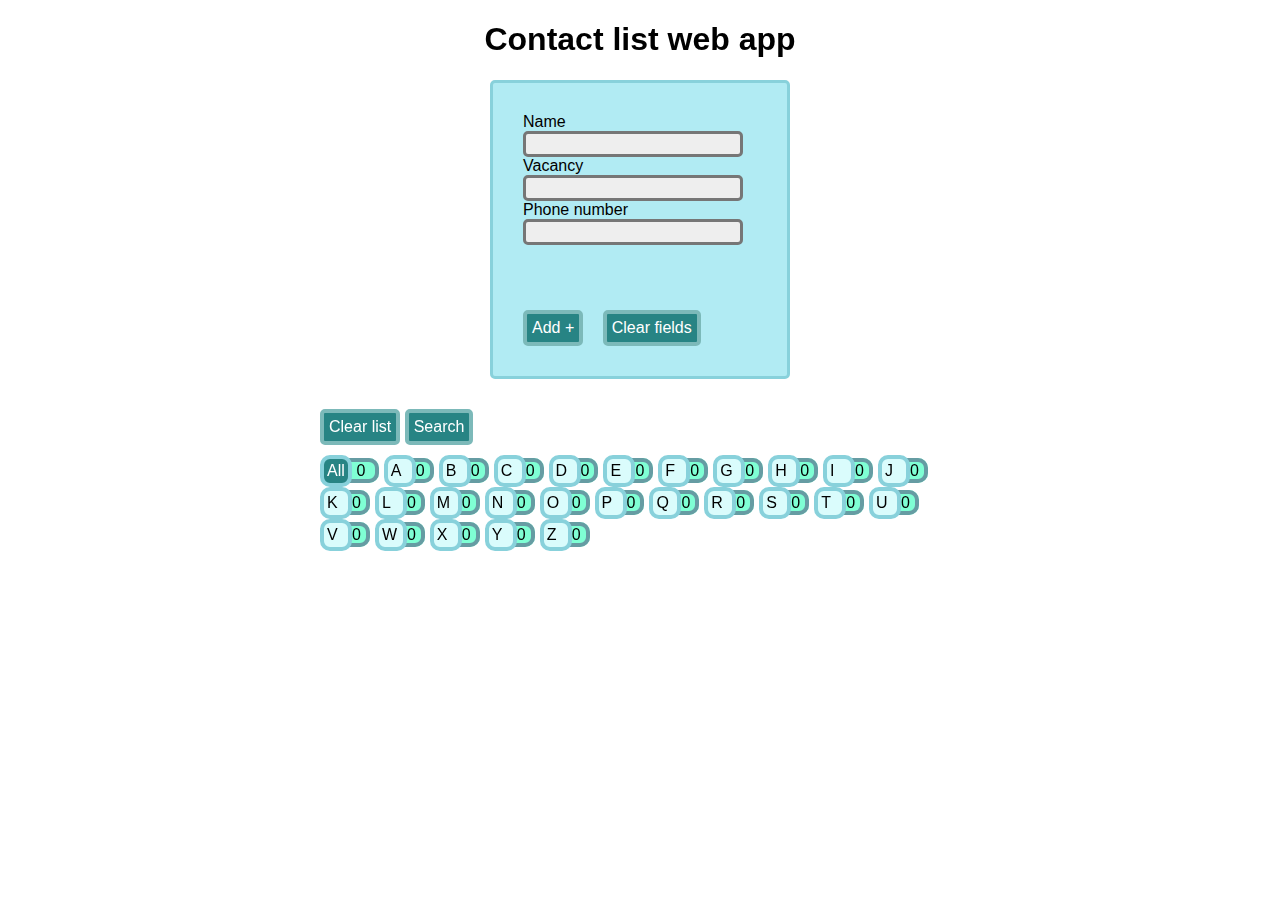
<file: contact_list/index.html>
<!DOCTYPE html>
<html lang="en">
<head>
    <meta charset="UTF-8">
    <meta name="viewport" content="width=device-width, initial-scale=1.0">
    <link rel="stylesheet" href="styles/styles.css">
    <link rel="stylesheet" href="https://use.fontawesome.com/releases/v5.0.13/css/all.css">
    <script src="main.js" defer></script>
    <title>Document</title>
</head>
<body>
    <header>
        <h1 class="title">
            Contact list web app
        </h1>
        <div class="adding-wrapper">
            <label for="name" class="adding-wrapper__label label">Name</label>
            <input name="name" type="text" class="adding-wrapper__input input-text" id="name-input">
            <label for="vacancy" class="adding-wrapper__label label">Vacancy</label>
            <input name="vacancy" type="text" class="adding-wrapper__input input-text" id="vacancy-input">
            <label for="phone_number" class="adding-wrapper__label label">Phone number</label>
            <input name="phone_number" type="text" class="adding-wrapper__input input-text" id="phone-input">
            <p class="adding-wrapper__error-msg error-msg">Error</p>
            <button class="adding-wrapper__add-btn interface-btn">Add +</button>
            <button class="adding-wrapper__clear-fields-btn interface-btn">Clear fields</button>
        </div>
    </header>
    <main class="contacts-display">
        <button class="contacts-display__clear-list-btn interface-btn">Clear list</button>
        <button class="contacts-display__search-btn interface-btn">Search</button>
        <div class="contacts-display__letters-list letters-list">
            <label class="letters-list__letters-list-item">
                <input type="radio" name="letters" value="All" checked>
                <span value="All"></span>
            </label>
        </div>
        <div class="contacts-display__contacts-list contacts-list">
        </div>

        <div class="main__edit-popup edit-popup">
            <div class="edit-popup--active__inner inner">
                <h2 class="inner__title">Edit</h2>
                <label for="name" class="inner__label label">Name</label>
                <input name="name" type="text" class="inner__input input-text" id="edit-name-input">
                <label for="vacancy" class="inner__label label">Vacancy</label>
                <input name="vacancy" type="text" class="inner__input input-text" id="edit-vacancy-input">
                <label for="phone_number" class="inner__label label">Phone number</label>
                <input name="phone_number" type="text" class="inner__input input-text" id="edit-phone-input">
                <p class="inner__error-msg error-msg">Error</p>
                <button class="inner__close-btn interface-btn">X</button>
                <button class="inner__edit-btn interface-btn">edit</button>
            </div>
        </div>
    </main>
</body>
</html>
</file>
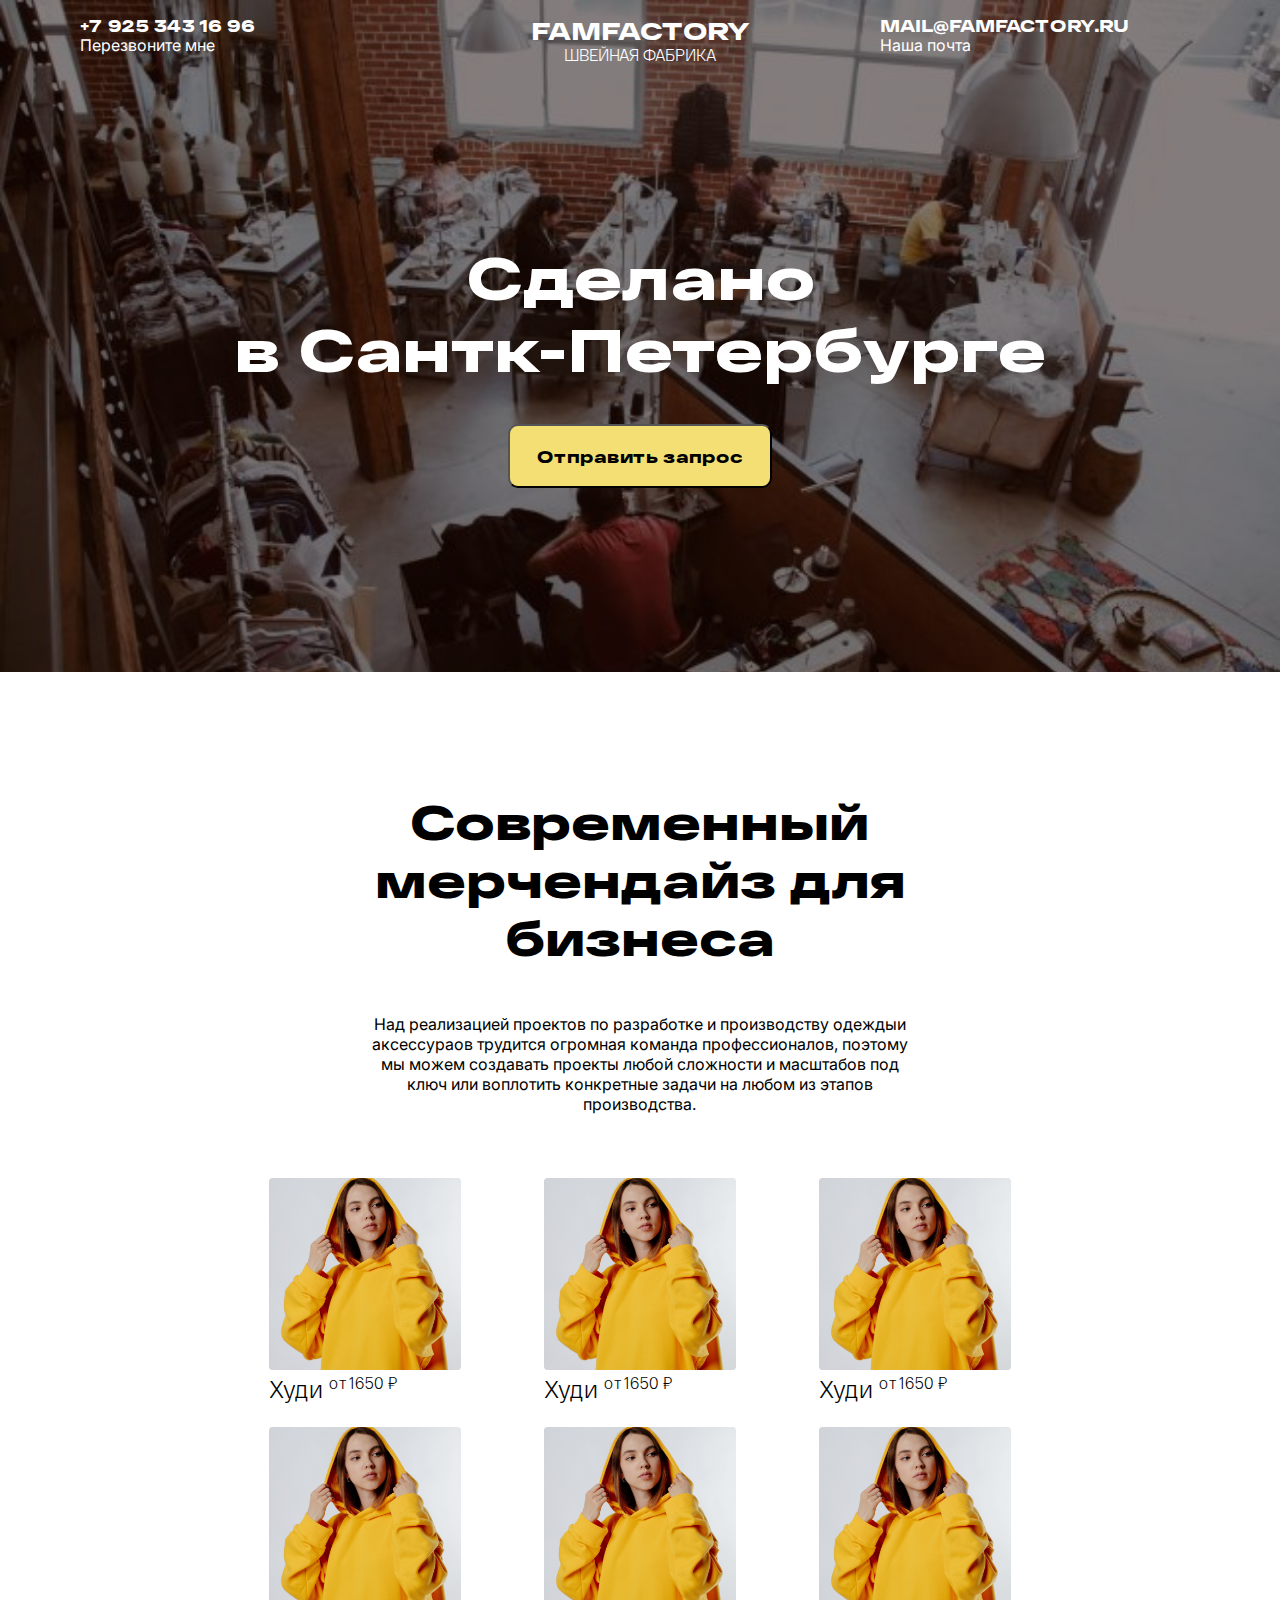
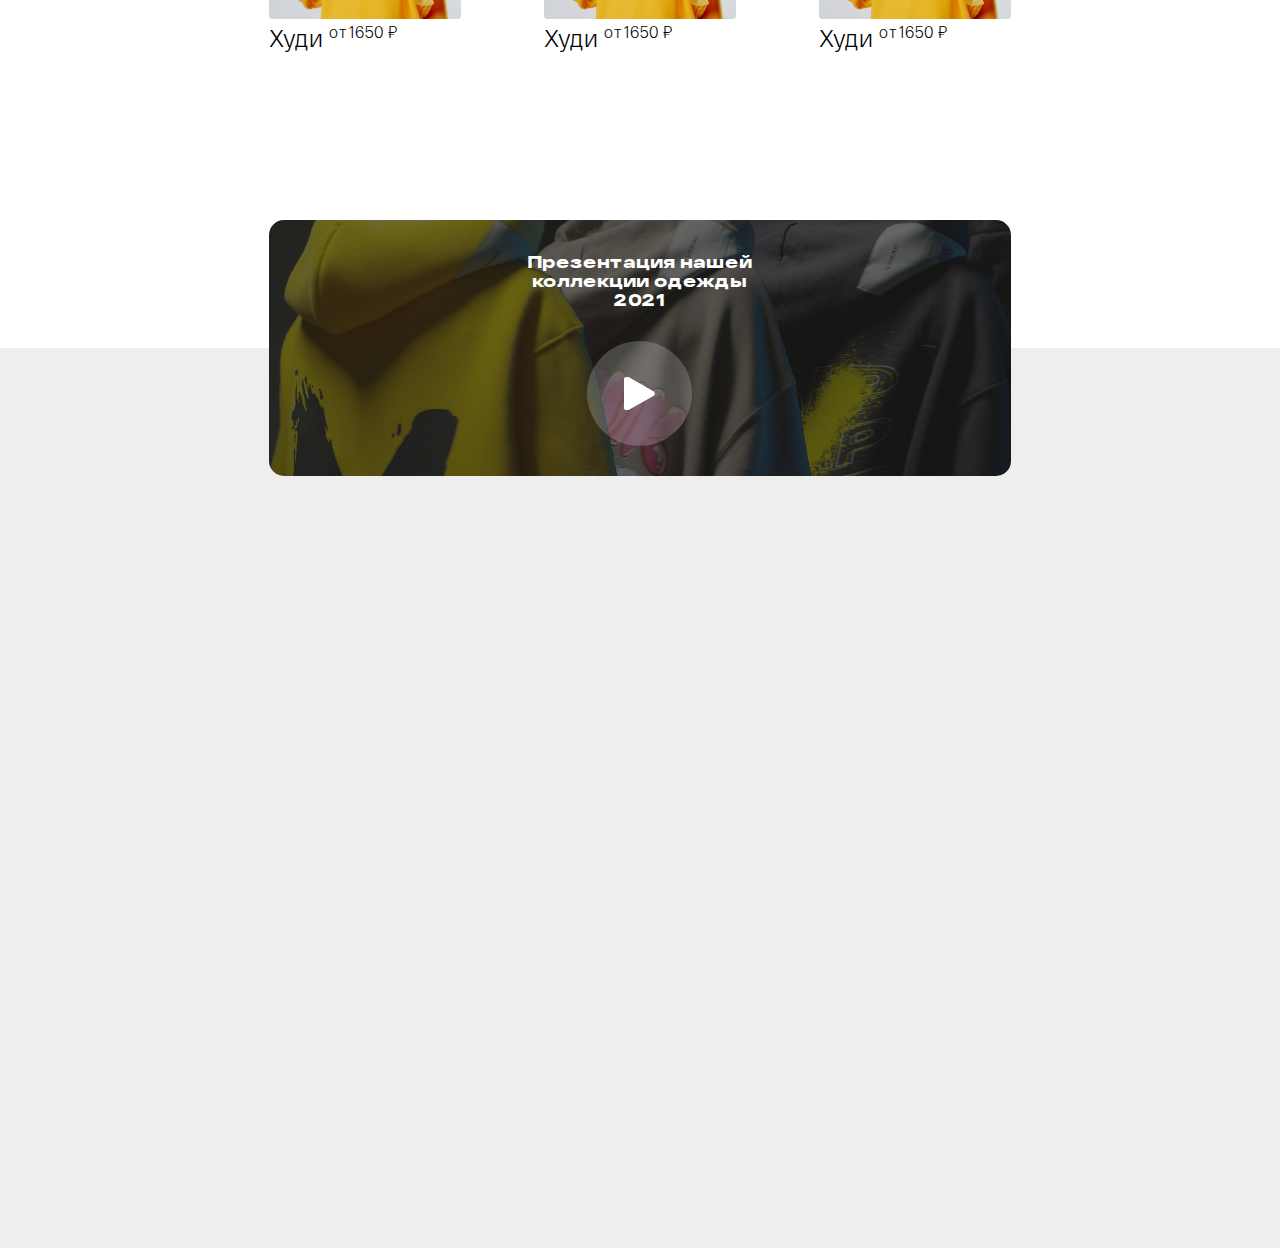
<file: css/index.html>
<!DOCTYPE html>
<html lang="en">
<head>
    <meta charset="UTF-8">
    <meta name="viewport" content="width=device-width, initial-scale=1.0, shrink-to-fit=no">
    <link rel="stylesheet" href="styles/styles.css">
    <title>Document</title>
</head>
<body>
    <header class="main-head">
        <div class="main-head__background"></div>
        <div class="main-head__contacts-and-logo contacts-and-logo">
            <div class="contacts-and-logo__contact-info contact-info">
                <p class="contact-info__value">+7 925 343 16 96</p>
                <p class="contact-info__desc">Перезвоните мне</p>
            </div>
            <div class="contacts-and-logo__logo logo">
                <p class="logo__name">FAMFACTORY</p>
                <p class="logo__desc">ШВЕЙНАЯ ФАБРИКА</p>
            </div>
            <div class="contacts-and-logo__contact-info contact-info">
                <p class="contact-info__value">MAIL@FAMFACTORY.RU</p>
                <p class="contact-info__desc">Наша почта</p>
            </div>
        </div>
        <h1 class="main-head__title title">
            Сделано <br> в Сантк-Петербурге
        </h1>
        <button class="main-head__send-request-btn send-request-btn">
            Отправить запрос
        </button>
    </header>
    <section class="merchandize-section">
        <h2 class="merchandize-section__merchandize-title section-title">
            Современный мерчендайз для бизнеса
        </h2>
        <p class="merchandize-section__desc desc">
            Над реализацией проектов по разработке и производству одеждыи аксессураов 
            трудится огромная команда профессионалов, поэтому мы можем создавать проекты 
            любой сложности и масштабов под ключ или воплотить конкретные задачи на любом 
            из этапов производства.
        </p>
        <ul class="merchandize-section__prices prices">
            <li>
                <img src="images/cloth_example.png" alt="Худи" class="prices__image">
                <p>Худи <sup>от 1650 ₽</sup></p>
            </li>
            <li>
                <img src="images/cloth_example.png" alt="Худи" class="prices__image">
                <p>Худи <sup>от 1650 ₽</sup></p>
            </li>
            <li>
                <img src="images/cloth_example.png" alt="Худи" class="prices__image">
                <p>Худи <sup>от 1650 ₽</sup></p>
            </li>
            <li>
                <img src="images/cloth_example.png" alt="Худи" class="prices__image">
                <p>Худи <sup>от 1650 ₽</sup></p>
            </li>
            <li>
                <img src="images/cloth_example.png" alt="Худи" class="prices__image">
                <p>Худи <sup>от 1650 ₽</sup></p>
            </li>
            <li>
                <img src="images/cloth_example.png" alt="Худи" class="prices__image">
                <p>Худи <sup>от 1650 ₽</sup></p>
            </li>
        </ul>
        <div class="merchandize-section__video video">
            <h3 class="video__title">
                Презентация нашей коллекции одежды 2021
            </h3>
            <a href="https://www.youtube.com/watch?v=dQw4w9WgXcQ" class="video__link" target="_blank">
                <svg width="31" height="34" viewBox="0 0 31 34" fill="none" xmlns="http://www.w3.org/2000/svg">
                    <path fill-rule="evenodd" clip-rule="evenodd" d="M29.3242 14.1972L4.97671 0.326942C4.25692 -0.060521 3.36314 0.00403236 2.68812 0.00403236C-0.0119775 0.00403236 9.26455e-07 1.8889 9.26455e-07 2.36643V30.7157C9.26455e-07 31.1195 -0.0118197 33.0783 2.68812 33.0783C3.36314 33.0783 4.25708 33.1426 4.97671 32.7552L29.3241 18.8851C29.428 18.8292 29.5256 18.7728 29.6172 18.716C31.1324 17.7775 31.1325 15.3046 29.6172 14.3662C29.5256 14.3095 29.4281 14.2531 29.3242 14.1972Z" fill="white"/>
                </svg>    
            </a>
        </div>
    </section>
    <section class="manufacturing-section">

    </section>
</body>
</html>
</file>
<file: contact_list/styles/styles.css>
* {
  position: relative;
  box-sizing: border-box;
  font-size: 1rem;
  font-family: "Segoe UI", Tahoma, Geneva, Verdana, sans-serif;
}

.title {
  text-align: center;
  font-size: 2rem;
}

.input-text {
  border-style: solid;
  border-radius: 5px;
  border-width: 3px;
  background-color: #eeeeee;
  transition: all 0.5s;
}

.input-text:hover, .input-text:focus {
  border-color: rgb(219, 87, 39);
  background-color: #eeeeee;
  outline: none;
}

.interface-btn {
  background-color: rgb(39, 132, 132);
  color: white;
  border: solid 4px;
  border-color: rgb(124, 185, 185);
  border-radius: 5px;
  padding: 5px;
  transition: all 0.5s;
}

.interface-btn:hover {
  transform: scale(105%);
  border-color: rgb(29, 177, 172);
  cursor: pointer;
}

.error-msg {
  transition: all 0.5s;
  padding: 5px;
  opacity: 0;
}

.error-msg--active {
  transition: all 0.5s;
  background-color: rgb(231, 136, 136);
  padding: 5px;
  border-radius: 5px;
  opacity: 1;
}

.adding-wrapper {
  width: 300px;
  padding: 30px;
  margin: 0 auto;
  background-color: #b1ebf3;
  border-radius: 5px;
  border-style: solid;
  border-color: #88d1db;
}
.adding-wrapper .input, .adding-wrapper .label {
  display: block;
}
.adding-wrapper__add-btn, .adding-wrapper__clear-fields-btn {
  margin: 5px 15px 0 0;
}
.adding-wrapper__input, .adding-wrapper__error-msg {
  height: fit-content;
  width: 220px;
}

.contacts-display {
  padding-top: 30px;
  margin: 0 auto;
  width: 50vw;
}

.letters-list {
  padding: 10px 0 10px 0;
}
.letters-list__letters-list-item {
  white-space: nowrap;
  padding-right: 5px;
  margin-right: 5px;
  background-color: aquamarine;
  border: solid 4px;
  border-radius: 10px;
  border-color: #669ca3;
  border-left: none;
}
.letters-list input {
  appearance: none;
  display: inline-block;
  list-style: none;
  border: solid 4px;
  border-radius: 10px;
  border-color: #88d1db;
  background-color: rgb(218, 252, 252);
  min-width: 2rem;
  width: fit-content;
  padding: 3px;
  transition: all 0.3s;
  margin: 0;
}
.letters-list input::before {
  content: attr(value);
}
.letters-list input:hover {
  transform: scale(105%);
  cursor: pointer;
}
.letters-list input:checked {
  background-color: rgb(39, 132, 132);
  color: white;
}

.contacts-list__contacts-list-item {
  padding: 5px;
  width: 100%;
  background-color: #b1ebf3;
  border: 3px solid #88d1db;
  border-radius: 5px;
  margin-bottom: 5px;
}
.contacts-list__contacts-list-item .interface-btn {
  margin-right: 10px;
}

.inner {
  padding: 10px;
  background-color: #b1ebf3;
  border-radius: 5px;
  border-style: solid;
  border-color: #88d1db;
}
.inner .input, .inner .label {
  display: block;
}
.inner__close-btn {
  width: 40px;
  position: absolute;
  right: 10px;
  top: 10px;
}

.edit-popup {
  position: fixed;
  opacity: 0;
  z-index: -1;
}

.edit-popup--active {
  background-color: rgba(0, 0, 0, 0.7);
  position: fixed;
  top: 0;
  left: 0;
  right: 0;
  bottom: 0;
  z-index: 3;
}
.edit-popup--active__inner {
  position: fixed;
  width: 300px;
  top: 50%;
  left: 50%;
  transform: translate(-50%, -50%);
  z-index: 4;
}

/*# sourceMappingURL=styles.css.map */
</file>
<file: css/styles/styles.css>
@import url("https://fonts.googleapis.com/css2?family=Inter:ital,opsz,wght@0,14..32,100..900;1,14..32,100..900&display=swap");
@font-face {
  font-family: "RF Dewi expanded";
  font-style: normal;
  src: url(../fonts/RFDewiExpanded-Black.ttf);
}
@font-face {
  font-family: "RF Dewi light";
  font-style: normal;
  src: url(../fonts/RFDewi-Light.ttf);
}
.main-head {
  color: white;
  height: 42rem;
  display: flex;
  flex-direction: column;
  align-items: center;
  font-family: "RF Dewi expanded";
}
.main-head__title {
  margin-top: 10rem;
}
.main-head::before {
  content: " ";
  position: absolute;
  width: 100%;
  height: 42rem;
  background-image: url(../images/head.jfif);
  background-size: cover;
  opacity: 50%;
  z-index: -1;
}
.main-head__background {
  position: absolute;
  width: 100%;
  height: 42rem;
  background-color: #110000;
  z-index: -2;
}

.logo {
  text-align: center;
}
.logo__name {
  font-size: 1.5rem;
  margin-top: 1rem;
  margin-bottom: 0;
}
.logo__desc {
  margin-top: 0;
  font-family: "RF Dewi light";
}

.contacts-and-logo {
  display: flex;
  justify-content: space-evenly;
  align-self: normal;
}
.contacts-and-logo > div {
  width: 20rem;
}

.contact-info__value {
  margin-top: 1rem;
  margin-bottom: 0;
}

.contact-info__desc {
  margin: 0;
  font-family: "Inter", sans-serif;
}

.title {
  font-size: 3.75rem;
  text-align: center;
}

.merchandize-section {
  margin: 0 auto;
  text-align: center;
  display: flex;
  flex-direction: column;
  align-items: center;
  width: 58%;
}
.merchandize-section__merchandize-title {
  margin-top: 7.5rem;
  margin-bottom: 0;
  width: 95%;
}
.merchandize-section__desc {
  font-family: "Inter", sans-serif;
  width: 75%;
  margin: 3rem;
}

.video {
  position: relative;
  transform: translateY(50%);
  width: 100%;
  height: 16rem;
  background: linear-gradient(rgba(25, 25, 25, 0.6), rgba(25, 25, 25, 0.6)), url(../images/video_preview.jpg);
  background-size: 150%;
  background-position: 10% 10%;
  border-radius: 15px;
}
.video__title {
  width: 34%;
  margin: 2rem auto;
  color: white;
  font-family: "RF Dewi expanded";
  font-size: 1rem;
  text-align: center;
}
.video__link {
  display: inline-flex;
  align-items: center;
  justify-content: space-around;
  background-color: rgba(255, 255, 255, 0.2);
  width: 105px;
  aspect-ratio: 1;
  border-radius: 50%;
  transition: all 0.3s;
}
.video__link:hover {
  transform: scale(105%);
}

.prices {
  padding: 0;
  display: flex;
  flex-wrap: wrap;
  justify-content: space-between;
  font-family: "RF Dewi light";
}
.prices__image {
  width: 15vw;
  aspect-ratio: 1;
}
.prices li {
  list-style: none;
}
.prices p {
  text-align: left;
  margin-top: 0px;
  font-size: 1.5rem;
}
.prices sup {
  vertical-align: super;
  font-size: 1rem;
}

.manufacturing-section {
  background-color: rgb(238, 238, 238);
  height: 100vh;
  width: auto;
}

body {
  margin: 0;
}

.send-request-btn {
  font-family: "RF Dewi expanded";
  font-size: 1rem;
  width: 16.5rem;
  height: 4rem;
  background-color: #F4DF74;
  border-radius: 10px;
  transition: all 0.3s;
  text-align: center;
}

.send-request-btn:hover {
  cursor: pointer;
  background-color: #eed245;
  transform: scale(105%);
}

.section-title {
  font-family: "RF Dewi expanded";
  font-size: 3rem;
  text-align: center;
}

.desc {
  font-family: "Inter", sans-serif;
  font-size: 1rem;
  text-align: center;
}

/*# sourceMappingURL=styles.css.map */
</file>
